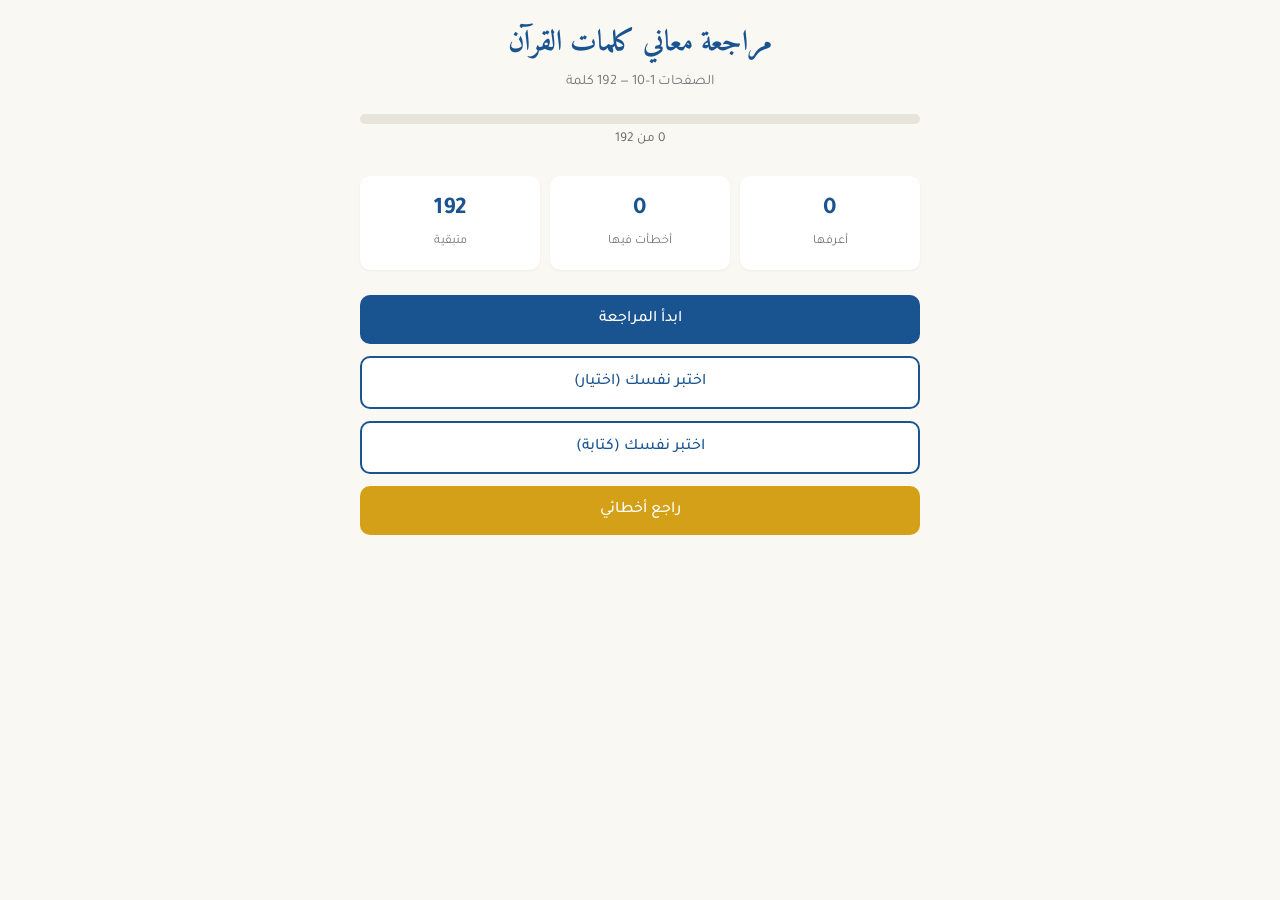
<file: index.html>
<!DOCTYPE html>
<html lang="ar" dir="rtl">
<head>
  <meta charset="UTF-8">
  <meta name="viewport" content="width=device-width, initial-scale=1.0">
  <title>مراجعة معاني كلمات القرآن</title>
  <link rel="stylesheet" href="style.css">
  <link href="https://fonts.googleapis.com/css2?family=Amiri:wght@400;700&family=Tajawal:wght@400;500;700&display=swap" rel="stylesheet">
</head>
<body>
  <div class="container">
    <header>
      <h1>مراجعة معاني كلمات القرآن</h1>
      <p class="subtitle">الصفحات 1–10 — 192 كلمة</p>
    </header>

    <div class="progress-bar">
      <div class="progress-fill" id="progressFill"></div>
    </div>
    <p class="progress-text" id="progressText">0 من 192</p>

    <main id="app">
      <!-- الشاشة الرئيسية -->
      <section id="homeScreen" class="screen active">
        <div class="stats">
          <div class="stat">
            <span class="stat-num" id="statKnown">0</span>
            <span class="stat-label">أعرفها</span>
          </div>
          <div class="stat">
            <span class="stat-num" id="statMistakes">0</span>
            <span class="stat-label">أخطأت فيها</span>
          </div>
          <div class="stat">
            <span class="stat-num" id="statRemaining">192</span>
            <span class="stat-label">متبقية</span>
          </div>
        </div>

        <div class="buttons">
          <button class="btn btn-primary" onclick="startReview()">ابدأ المراجعة</button>
          <button class="btn btn-secondary" onclick="startQuiz('mcq')">اختبر نفسك (اختيار)</button>
          <button class="btn btn-secondary" onclick="startQuiz('write')">اختبر نفسك (كتابة)</button>
          <button class="btn btn-warning" onclick="startMistakesReview()">راجع أخطائي</button>
        </div>
      </section>

      <!-- شاشة المراجعة -->
      <section id="reviewScreen" class="screen">
        <div class="card">
          <p class="card-word" id="reviewWord"></p>
          <p class="card-meaning hidden" id="reviewMeaning"></p>
        </div>
        <div class="buttons">
          <button class="btn btn-primary" id="showMeaningBtn" onclick="showMeaning()">أظهر المعنى</button>
          <button class="btn btn-success hidden" id="knowBtn" onclick="markKnown()">أعرفها ✓</button>
          <button class="btn btn-danger hidden" id="dontKnowBtn" onclick="markUnknown()">لم أتذكرها ✗</button>
        </div>
        <button class="btn btn-back" onclick="goHome()">عودة</button>
      </section>

      <!-- شاشة الاختيار من متعدد -->
      <section id="mcqScreen" class="screen">
        <p class="question-label">ما معنى:</p>
        <p class="card-word" id="mcqWord"></p>
        <div class="options" id="mcqOptions"></div>
        <p class="feedback hidden" id="mcqFeedback"></p>
        <button class="btn btn-primary hidden" id="mcqNextBtn" onclick="nextMcq()">التالي</button>
        <button class="btn btn-back" onclick="goHome()">عودة</button>
      </section>

      <!-- شاشة الكتابة -->
      <section id="writeScreen" class="screen">
        <p class="question-label">اكتبي معنى:</p>
        <p class="card-word" id="writeWord"></p>
        <textarea id="writeInput" rows="3" placeholder="اكتبي المعنى هنا..."></textarea>
        <button class="btn btn-primary" onclick="checkWrite()">تحقق</button>
        <p class="feedback hidden" id="writeFeedback"></p>
        <button class="btn btn-primary hidden" id="writeNextBtn" onclick="nextWrite()">التالي</button>
        <button class="btn btn-back" onclick="goHome()">عودة</button>
      </section>
    </main>
  </div>

  <script src="data.js"></script>
  <script src="app.js"></script>
</body>
</html>
</file>
<file: style.css>
* {
  margin: 0;
  padding: 0;
  box-sizing: border-box;
}

body {
  font-family: 'Tajawal', sans-serif;
  background-color: #FAF8F3;
  color: #2D2D2D;
  min-height: 100vh;
  line-height: 1.6;
}

.container {
  max-width: 600px;
  margin: 0 auto;
  padding: 20px;
}

header {
  text-align: center;
  margin-bottom: 20px;
}

h1 {
  font-family: 'Amiri', serif;
  font-size: 1.8rem;
  color: #1a5490;
  margin-bottom: 5px;
}

.subtitle {
  color: #777;
  font-size: 0.9rem;
}

.progress-bar {
  background: #E8E4DB;
  height: 10px;
  border-radius: 5px;
  overflow: hidden;
  margin-bottom: 5px;
}

.progress-fill {
  background: #1a5490;
  height: 100%;
  width: 0%;
  transition: width 0.3s;
}

.progress-text {
  text-align: center;
  font-size: 0.85rem;
  color: #666;
  margin-bottom: 25px;
}

.screen {
  display: none;
}

.screen.active {
  display: block;
}

.stats {
  display: flex;
  gap: 10px;
  margin-bottom: 25px;
}

.stat {
  flex: 1;
  background: #fff;
  padding: 15px;
  border-radius: 10px;
  text-align: center;
  box-shadow: 0 1px 3px rgba(0,0,0,0.05);
}

.stat-num {
  display: block;
  font-size: 1.5rem;
  font-weight: 700;
  color: #1a5490;
}

.stat-label {
  font-size: 0.8rem;
  color: #777;
}

.buttons {
  display: flex;
  flex-direction: column;
  gap: 12px;
}

.btn {
  padding: 15px 20px;
  border: none;
  border-radius: 10px;
  font-size: 1rem;
  font-family: 'Tajawal', sans-serif;
  font-weight: 500;
  cursor: pointer;
  transition: opacity 0.2s, transform 0.1s;
}

.btn:active {
  transform: scale(0.98);
}

.btn-primary {
  background: #1a5490;
  color: #fff;
}

.btn-secondary {
  background: #fff;
  color: #1a5490;
  border: 2px solid #1a5490;
}

.btn-success {
  background: #2e8b57;
  color: #fff;
}

.btn-danger {
  background: #c0392b;
  color: #fff;
}

.btn-warning {
  background: #d4a017;
  color: #fff;
}

.btn-back {
  background: transparent;
  color: #777;
  margin-top: 10px;
}

.card {
  background: #fff;
  border-radius: 15px;
  padding: 40px 20px;
  text-align: center;
  min-height: 200px;
  display: flex;
  flex-direction: column;
  justify-content: center;
  box-shadow: 0 2px 8px rgba(0,0,0,0.08);
  margin-bottom: 20px;
}

.card-word {
  font-family: 'Amiri', serif;
  font-size: 2rem;
  color: #1a5490;
  font-weight: 700;
  margin-bottom: 15px;
}

.card-meaning {
  font-size: 1.1rem;
  color: #444;
  padding-top: 15px;
  border-top: 1px solid #eee;
}

.hidden {
  display: none !important;
}

.question-label {
  text-align: center;
  color: #777;
  margin-bottom: 10px;
}

.options {
  display: flex;
  flex-direction: column;
  gap: 10px;
  margin-bottom: 15px;
}

.option {
  padding: 15px;
  background: #fff;
  border: 2px solid #E8E4DB;
  border-radius: 10px;
  font-size: 1rem;
  font-family: 'Tajawal', sans-serif;
  cursor: pointer;
  text-align: right;
  transition: all 0.2s;
}

.option:hover {
  border-color: #1a5490;
}

.option.correct {
  background: #d4edda;
  border-color: #2e8b57;
}

.option.wrong {
  background: #f8d7da;
  border-color: #c0392b;
}

.feedback {
  text-align: center;
  font-weight: 500;
  margin: 15px 0;
  padding: 10px;
  border-radius: 8px;
}

.feedback.correct {
  background: #d4edda;
  color: #155724;
}

.feedback.wrong {
  background: #f8d7da;
  color: #721c24;
}

textarea {
  width: 100%;
  padding: 15px;
  border: 2px solid #E8E4DB;
  border-radius: 10px;
  font-size: 1rem;
  font-family: 'Tajawal', sans-serif;
  margin-bottom: 15px;
  resize: vertical;
}

textarea:focus {
  outline: none;
  border-color: #1a5490;
}

#writeFeedback {
  margin-bottom: 15px;
  white-space: pre-wrap;
}
</file>
